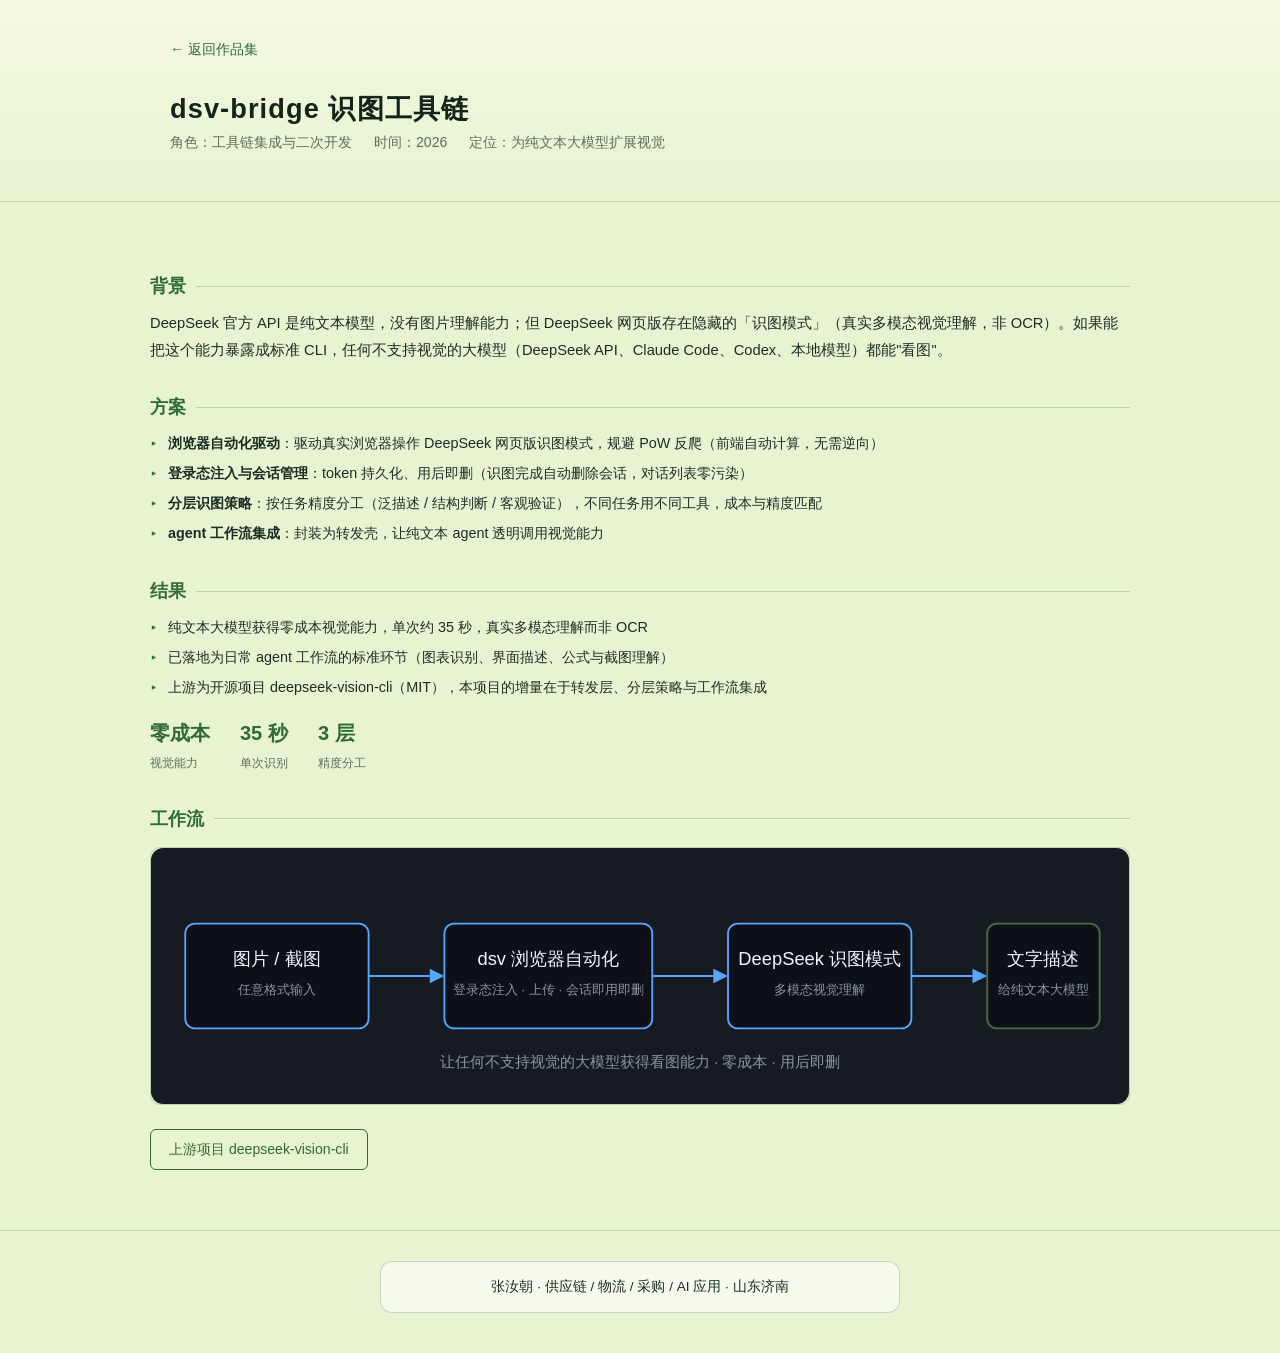
<file: projects/dsv-bridge.html>
﻿<!DOCTYPE html>
<html lang="zh-CN">
<head>
<meta charset="UTF-8">
<meta name="viewport" content="width=device-width, initial-scale=1.0">
<title>dsv-bridge 识图工具链 · 张汝朝作品集</title>
<link rel="stylesheet" href="../style.css">
<style>
.detail { padding: 40px 0 60px; }
.back { display: inline-block; margin-bottom: 26px; color: var(--accent); text-decoration: none; font-size: 0.9rem; }
.back:hover { text-decoration: underline; }
.detail h1 { font-size: 1.9rem; color: var(--text-strong); font-weight: 600; margin-bottom: 6px; }
.meta { display: flex; flex-wrap: wrap; gap: 8px 22px; color: var(--muted); font-size: 0.88rem; margin-bottom: 18px; }
.section-block { margin-top: 30px; }
.section-block h2 { font-size: 1.1rem; color: var(--accent); font-weight: 600; margin-bottom: 10px; display: flex; align-items: center; gap: 10px; }
.section-block h2::after { content: ""; flex: 1; height: 1px; background: var(--border); }
.section-block p { font-size: 0.92rem; color: var(--text); line-height: 1.8; }
.section-block ul { list-style: none; padding: 0; }
.section-block li { font-size: 0.9rem; color: var(--text); line-height: 1.8; padding-left: 18px; position: relative; margin-bottom: 4px; }
.section-block li::before { content: "▸"; position: absolute; left: 0; color: var(--accent); }
.gallery { display: grid; grid-template-columns: 1fr; gap: 16px; margin-top: 14px; }
.gallery img, .gallery svg { width: 100%; border: 1px solid var(--border); border-radius: 10px; display: block; }
.metrics-bar { display: flex; flex-wrap: wrap; gap: 10px 30px; margin-top: 16px; }
.metrics-bar .m b { display: block; font-size: 1.25rem; font-weight: 600; color: var(--accent); font-variant-numeric: tabular-nums; }
.metrics-bar .m span { font-size: 0.78rem; color: var(--muted); }
.links { margin-top: 24px; }
.links a { display: inline-block; margin-right: 14px; padding: 8px 18px; border: 1px solid var(--accent); border-radius: 6px; color: var(--accent); text-decoration: none; font-size: 0.88rem; }
.links a:hover { background: rgba(88,166,255,0.12); }
</style>
</head>
<body>

<header class="hero" style="padding:36px 0 30px">
  <div class="container">
    <a class="back" href="../">← 返回作品集</a>
    <h1 style="margin:0;font-size:1.7rem">dsv-bridge 识图工具链</h1>
    <div class="meta">
      <span>角色：工具链集成与二次开发</span>
      <span>时间：2026</span>
      <span>定位：为纯文本大模型扩展视觉</span>
    </div>
  </div>
</header>

<main class="container detail">

  <div class="section-block">
    <h2>背景</h2>
    <p>DeepSeek 官方 API 是纯文本模型，没有图片理解能力；但 DeepSeek 网页版存在隐藏的「识图模式」（真实多模态视觉理解，非 OCR）。如果能把这个能力暴露成标准 CLI，任何不支持视觉的大模型（DeepSeek API、Claude Code、Codex、本地模型）都能"看图"。</p>
  </div>

  <div class="section-block">
    <h2>方案</h2>
    <ul>
      <li><strong>浏览器自动化驱动</strong>：驱动真实浏览器操作 DeepSeek 网页版识图模式，规避 PoW 反爬（前端自动计算，无需逆向）</li>
      <li><strong>登录态注入与会话管理</strong>：token 持久化、用后即删（识图完成自动删除会话，对话列表零污染）</li>
      <li><strong>分层识图策略</strong>：按任务精度分工（泛描述 / 结构判断 / 客观验证），不同任务用不同工具，成本与精度匹配</li>
      <li><strong>agent 工作流集成</strong>：封装为转发壳，让纯文本 agent 透明调用视觉能力</li>
    </ul>
  </div>

  <div class="section-block">
    <h2>结果</h2>
    <ul>
      <li>纯文本大模型获得零成本视觉能力，单次约 35 秒，真实多模态理解而非 OCR</li>
      <li>已落地为日常 agent 工作流的标准环节（图表识别、界面描述、公式与截图理解）</li>
      <li>上游为开源项目 deepseek-vision-cli（MIT），本项目的增量在于转发层、分层策略与工作流集成</li>
    </ul>
    <div class="metrics-bar">
      <div class="m"><b>零成本</b><span>视觉能力</span></div>
      <div class="m"><b>35 秒</b><span>单次识别</span></div>
      <div class="m"><b>3 层</b><span>精度分工</span></div>
    </div>
  </div>

  <div class="section-block">
    <h2>工作流</h2>
    <div class="gallery">
      <img src="../assets/dsv-flow.svg" alt="dsv-bridge 识图工作流">
    </div>
  </div>

  <div class="links">
    <a href="https://github.com/menghuanshiguang/deepseek-vision-cli" target="_blank" rel="noopener">上游项目 deepseek-vision-cli</a>
  </div>

</main>

<footer class="footer">
  <div class="container">
    <p>张汝朝 · 供应链 / 物流 / 采购 / AI 应用 · 山东济南</p>
  </div>
</footer>


</body>
</html>
</file>
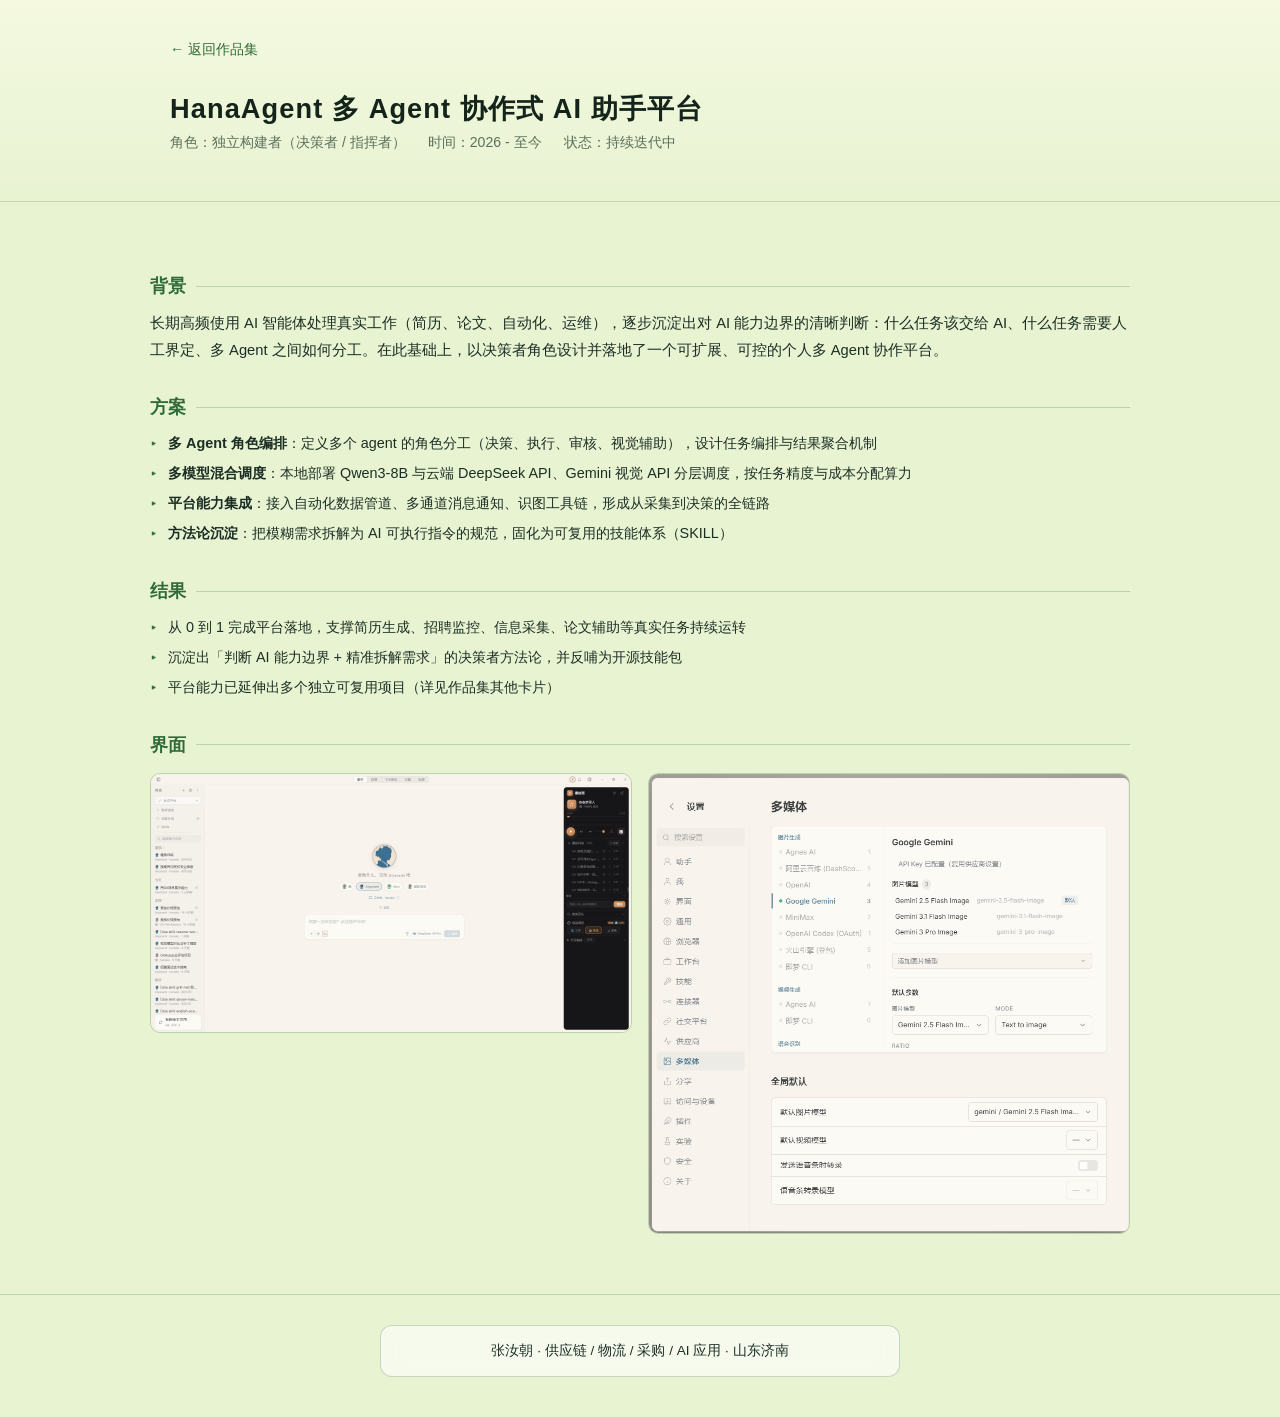
<file: projects/hanaagent.html>
﻿<!DOCTYPE html>
<html lang="zh-CN">
<head>
<meta charset="UTF-8">
<meta name="viewport" content="width=device-width, initial-scale=1.0">
<title>HanaAgent 多 Agent 协作平台 · 张汝朝作品集</title>
<link rel="stylesheet" href="../style.css">
<style>
.detail { padding: 40px 0 60px; }
.back { display: inline-block; margin-bottom: 26px; color: var(--accent); text-decoration: none; font-size: 0.9rem; }
.back:hover { text-decoration: underline; }
.detail h1 { font-size: 1.9rem; color: var(--text-strong); font-weight: 600; margin-bottom: 6px; }
.meta { display: flex; flex-wrap: wrap; gap: 8px 22px; color: var(--muted); font-size: 0.88rem; margin-bottom: 18px; }
.section-block { margin-top: 30px; }
.section-block h2 { font-size: 1.1rem; color: var(--accent); font-weight: 600; margin-bottom: 10px; display: flex; align-items: center; gap: 10px; }
.section-block h2::after { content: ""; flex: 1; height: 1px; background: var(--border); }
.section-block p { font-size: 0.92rem; color: var(--text); line-height: 1.8; }
.section-block ul { list-style: none; padding: 0; }
.section-block li { font-size: 0.9rem; color: var(--text); line-height: 1.8; padding-left: 18px; position: relative; margin-bottom: 4px; }
.section-block li::before { content: "▸"; position: absolute; left: 0; color: var(--accent); }
.gallery { display: grid; grid-template-columns: 1fr 1fr; gap: 16px; margin-top: 14px; }
.gallery img { width: 100%; border: 1px solid var(--border); border-radius: 10px; display: block; }
.metrics-bar { display: flex; flex-wrap: wrap; gap: 10px 30px; margin-top: 16px; }
.metrics-bar .m b { display: block; font-size: 1.25rem; font-weight: 600; color: var(--accent); font-variant-numeric: tabular-nums; }
.metrics-bar .m span { font-size: 0.78rem; color: var(--muted); }
@media (max-width: 640px) { .gallery { grid-template-columns: 1fr; } }
</style>
</head>
<body>

<header class="hero" style="padding:36px 0 30px">
  <div class="container">
    <a class="back" href="../">← 返回作品集</a>
    <h1 style="margin:0;font-size:1.7rem">HanaAgent 多 Agent 协作式 AI 助手平台</h1>
    <div class="meta">
      <span>角色：独立构建者（决策者 / 指挥者）</span>
      <span>时间：2026 - 至今</span>
      <span>状态：持续迭代中</span>
    </div>
  </div>
</header>

<main class="container detail">

  <div class="section-block">
    <h2>背景</h2>
    <p>长期高频使用 AI 智能体处理真实工作（简历、论文、自动化、运维），逐步沉淀出对 AI 能力边界的清晰判断：什么任务该交给 AI、什么任务需要人工界定、多 Agent 之间如何分工。在此基础上，以决策者角色设计并落地了一个可扩展、可控的个人多 Agent 协作平台。</p>
  </div>

  <div class="section-block">
    <h2>方案</h2>
    <ul>
      <li><strong>多 Agent 角色编排</strong>：定义多个 agent 的角色分工（决策、执行、审核、视觉辅助），设计任务编排与结果聚合机制</li>
      <li><strong>多模型混合调度</strong>：本地部署 Qwen3-8B 与云端 DeepSeek API、Gemini 视觉 API 分层调度，按任务精度与成本分配算力</li>
      <li><strong>平台能力集成</strong>：接入自动化数据管道、多通道消息通知、识图工具链，形成从采集到决策的全链路</li>
      <li><strong>方法论沉淀</strong>：把模糊需求拆解为 AI 可执行指令的规范，固化为可复用的技能体系（SKILL）</li>
    </ul>
  </div>

  <div class="section-block">
    <h2>结果</h2>
    <ul>
      <li>从 0 到 1 完成平台落地，支撑简历生成、招聘监控、信息采集、论文辅助等真实任务持续运转</li>
      <li>沉淀出「判断 AI 能力边界 + 精准拆解需求」的决策者方法论，并反哺为开源技能包</li>
      <li>平台能力已延伸出多个独立可复用项目（详见作品集其他卡片）</li>
    </ul>
  </div>

  <div class="section-block">
    <h2>界面</h2>
    <div class="gallery">
      <img src="../assets/hana1.png" alt="HanaAgent 主界面">
      <img src="../assets/hana2.png" alt="HanaAgent 会话界面">
    </div>
  </div>

</main>

<footer class="footer">
  <div class="container">
    <p>张汝朝 · 供应链 / 物流 / 采购 / AI 应用 · 山东济南</p>
  </div>
</footer>


</body>
</html>
</file>
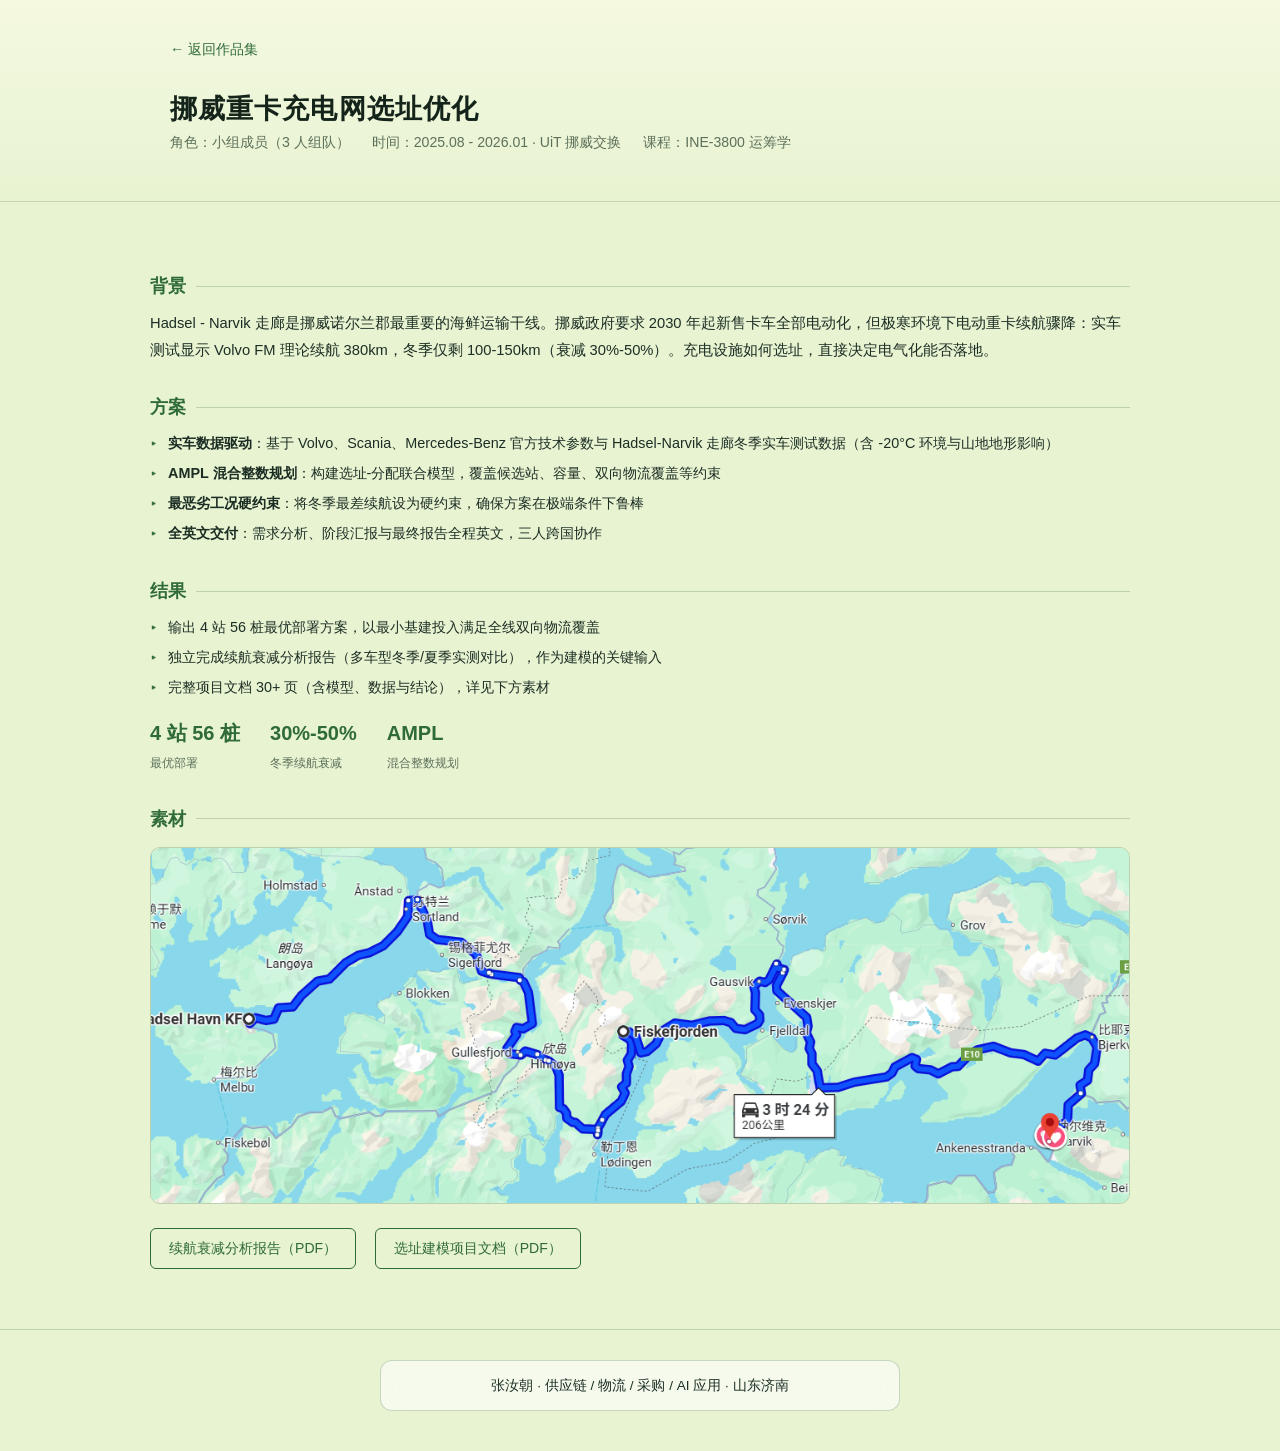
<file: projects/norway-charging.html>
﻿<!DOCTYPE html>
<html lang="zh-CN">
<head>
<meta charset="UTF-8">
<meta name="viewport" content="width=device-width, initial-scale=1.0">
<title>挪威重卡充电网选址优化 · 张汝朝作品集</title>
<link rel="stylesheet" href="../style.css">
<style>
.detail { padding: 40px 0 60px; }
.back { display: inline-block; margin-bottom: 26px; color: var(--accent); text-decoration: none; font-size: 0.9rem; }
.back:hover { text-decoration: underline; }
.detail h1 { font-size: 1.9rem; color: var(--text-strong); font-weight: 600; margin-bottom: 6px; }
.meta { display: flex; flex-wrap: wrap; gap: 8px 22px; color: var(--muted); font-size: 0.88rem; margin-bottom: 18px; }
.section-block { margin-top: 30px; }
.section-block h2 { font-size: 1.1rem; color: var(--accent); font-weight: 600; margin-bottom: 10px; display: flex; align-items: center; gap: 10px; }
.section-block h2::after { content: ""; flex: 1; height: 1px; background: var(--border); }
.section-block p { font-size: 0.92rem; color: var(--text); line-height: 1.8; }
.section-block ul { list-style: none; padding: 0; }
.section-block li { font-size: 0.9rem; color: var(--text); line-height: 1.8; padding-left: 18px; position: relative; margin-bottom: 4px; }
.section-block li::before { content: "▸"; position: absolute; left: 0; color: var(--accent); }
.gallery { display: grid; grid-template-columns: 1fr 1fr; gap: 16px; margin-top: 14px; }
.gallery img { width: 100%; border: 1px solid var(--border); border-radius: 10px; display: block; }
.metrics-bar { display: flex; flex-wrap: wrap; gap: 10px 30px; margin-top: 16px; }
.metrics-bar .m b { display: block; font-size: 1.25rem; font-weight: 600; color: var(--accent); font-variant-numeric: tabular-nums; }
.metrics-bar .m span { font-size: 0.78rem; color: var(--muted); }
.links { margin-top: 24px; }
.links a { display: inline-block; margin-right: 14px; padding: 8px 18px; border: 1px solid var(--accent); border-radius: 6px; color: var(--accent); text-decoration: none; font-size: 0.88rem; }
.links a:hover { background: rgba(88,166,255,0.12); }
@media (max-width: 640px) { .gallery { grid-template-columns: 1fr; } }
</style>
</head>
<body>

<header class="hero" style="padding:36px 0 30px">
  <div class="container">
    <a class="back" href="../">← 返回作品集</a>
    <h1 style="margin:0;font-size:1.7rem">挪威重卡充电网选址优化</h1>
    <div class="meta">
      <span>角色：小组成员（3 人组队）</span>
      <span>时间：2025.08 - 2026.01 · UiT 挪威交换</span>
      <span>课程：INE-3800 运筹学</span>
    </div>
  </div>
</header>

<main class="container detail">

  <div class="section-block">
    <h2>背景</h2>
    <p>Hadsel - Narvik 走廊是挪威诺尔兰郡最重要的海鲜运输干线。挪威政府要求 2030 年起新售卡车全部电动化，但极寒环境下电动重卡续航骤降：实车测试显示 Volvo FM 理论续航 380km，冬季仅剩 100-150km（衰减 30%-50%）。充电设施如何选址，直接决定电气化能否落地。</p>
  </div>

  <div class="section-block">
    <h2>方案</h2>
    <ul>
      <li><strong>实车数据驱动</strong>：基于 Volvo、Scania、Mercedes-Benz 官方技术参数与 Hadsel-Narvik 走廊冬季实车测试数据（含 -20°C 环境与山地地形影响）</li>
      <li><strong>AMPL 混合整数规划</strong>：构建选址-分配联合模型，覆盖候选站、容量、双向物流覆盖等约束</li>
      <li><strong>最恶劣工况硬约束</strong>：将冬季最差续航设为硬约束，确保方案在极端条件下鲁棒</li>
      <li><strong>全英文交付</strong>：需求分析、阶段汇报与最终报告全程英文，三人跨国协作</li>
    </ul>
  </div>

  <div class="section-block">
    <h2>结果</h2>
    <ul>
      <li>输出 4 站 56 桩最优部署方案，以最小基建投入满足全线双向物流覆盖</li>
      <li>独立完成续航衰减分析报告（多车型冬季/夏季实测对比），作为建模的关键输入</li>
      <li>完整项目文档 30+ 页（含模型、数据与结论），详见下方素材</li>
    </ul>
    <div class="metrics-bar">
      <div class="m"><b>4 站 56 桩</b><span>最优部署</span></div>
      <div class="m"><b>30%-50%</b><span>冬季续航衰减</span></div>
      <div class="m"><b>AMPL</b><span>混合整数规划</span></div>
    </div>
  </div>

  <div class="section-block">
    <h2>素材</h2>
    <div class="gallery" style="grid-template-columns:1fr">
      <img src="../assets/选址优化地图.png" alt="Hadsel-Narvik 走廊选址地图">
    </div>
    <div class="links">
      <a href="../assets/norway/Analysis-Report.pdf" target="_blank" rel="noopener">续航衰减分析报告（PDF）</a>
      <a href="../assets/norway/OR-1-Project.pdf" target="_blank" rel="noopener">选址建模项目文档（PDF）</a>
    </div>
  </div>

</main>

<footer class="footer">
  <div class="container">
    <p>张汝朝 · 供应链 / 物流 / 采购 / AI 应用 · 山东济南</p>
  </div>
</footer>


</body>
</html>
</file>
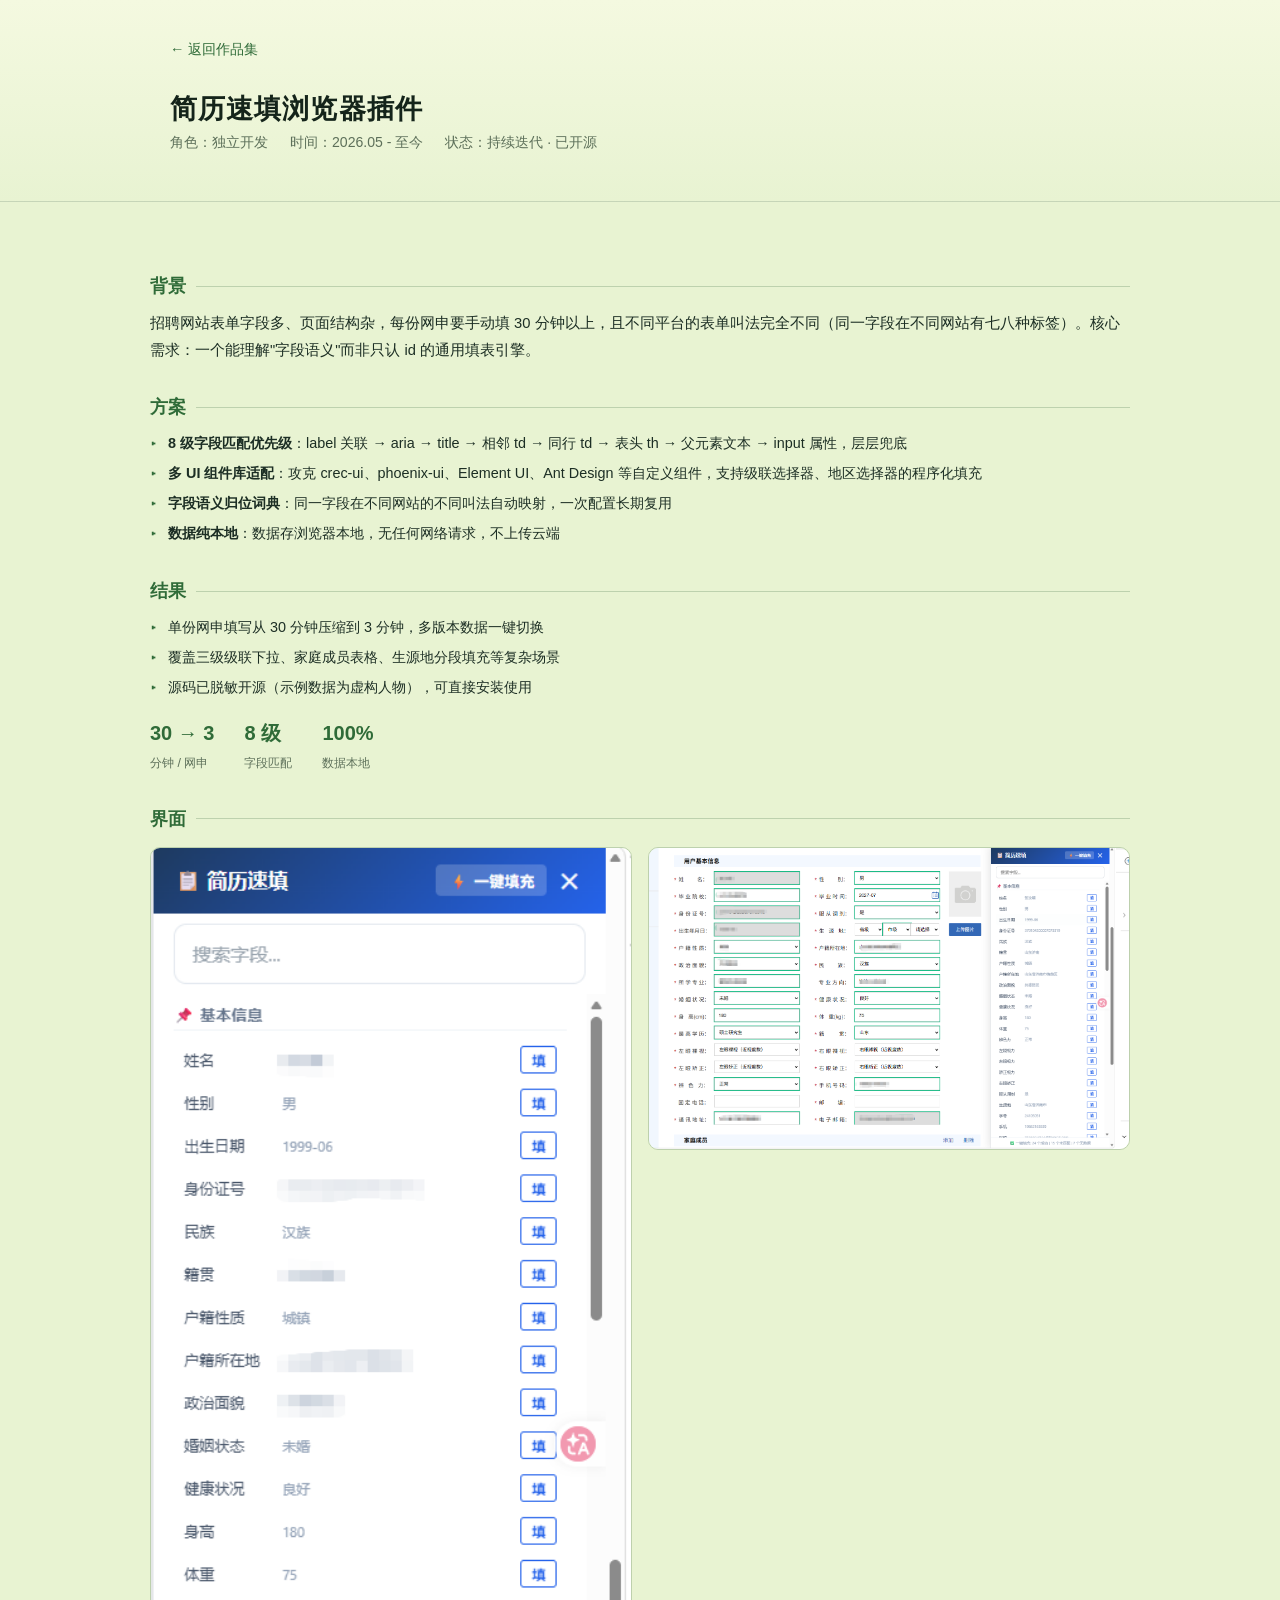
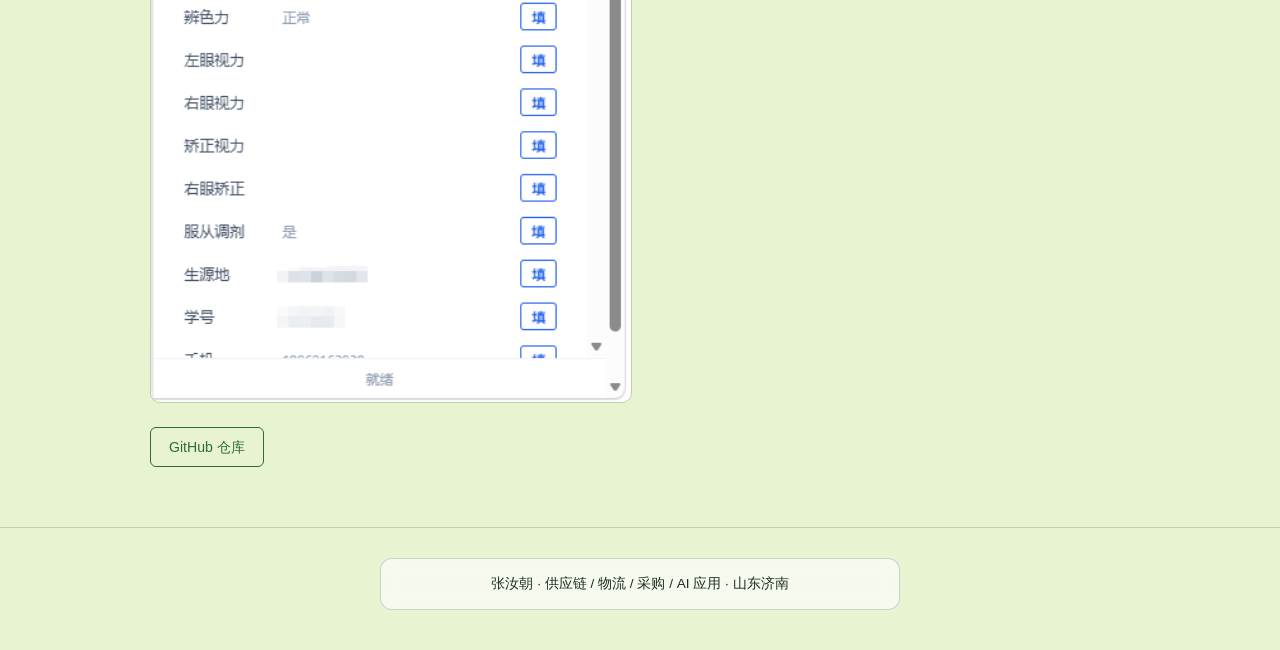
<file: projects/resume-quick-fill.html>
﻿<!DOCTYPE html>
<html lang="zh-CN">
<head>
<meta charset="UTF-8">
<meta name="viewport" content="width=device-width, initial-scale=1.0">
<title>简历速填浏览器插件 · 张汝朝作品集</title>
<link rel="stylesheet" href="../style.css">
<style>
.detail { padding: 40px 0 60px; }
.back { display: inline-block; margin-bottom: 26px; color: var(--accent); text-decoration: none; font-size: 0.9rem; }
.back:hover { text-decoration: underline; }
.detail h1 { font-size: 1.9rem; color: var(--text-strong); font-weight: 600; margin-bottom: 6px; }
.meta { display: flex; flex-wrap: wrap; gap: 8px 22px; color: var(--muted); font-size: 0.88rem; margin-bottom: 18px; }
.section-block { margin-top: 30px; }
.section-block h2 { font-size: 1.1rem; color: var(--accent); font-weight: 600; margin-bottom: 10px; display: flex; align-items: center; gap: 10px; }
.section-block h2::after { content: ""; flex: 1; height: 1px; background: var(--border); }
.section-block p { font-size: 0.92rem; color: var(--text); line-height: 1.8; }
.section-block ul { list-style: none; padding: 0; }
.section-block li { font-size: 0.9rem; color: var(--text); line-height: 1.8; padding-left: 18px; position: relative; margin-bottom: 4px; }
.section-block li::before { content: "▸"; position: absolute; left: 0; color: var(--accent); }
.gallery { display: grid; grid-template-columns: 1fr 1fr; gap: 16px; margin-top: 14px; }
.gallery img { width: 100%; border: 1px solid var(--border); border-radius: 10px; display: block; }
.metrics-bar { display: flex; flex-wrap: wrap; gap: 10px 30px; margin-top: 16px; }
.metrics-bar .m b { display: block; font-size: 1.25rem; font-weight: 600; color: var(--accent); font-variant-numeric: tabular-nums; }
.metrics-bar .m span { font-size: 0.78rem; color: var(--muted); }
.links { margin-top: 24px; }
.links a { display: inline-block; margin-right: 14px; padding: 8px 18px; border: 1px solid var(--accent); border-radius: 6px; color: var(--accent); text-decoration: none; font-size: 0.88rem; }
.links a:hover { background: rgba(88,166,255,0.12); }
@media (max-width: 640px) { .gallery { grid-template-columns: 1fr; } }
</style>
</head>
<body>

<header class="hero" style="padding:36px 0 30px">
  <div class="container">
    <a class="back" href="../">← 返回作品集</a>
    <h1 style="margin:0;font-size:1.7rem">简历速填浏览器插件</h1>
    <div class="meta">
      <span>角色：独立开发</span>
      <span>时间：2026.05 - 至今</span>
      <span>状态：持续迭代 · 已开源</span>
    </div>
  </div>
</header>

<main class="container detail">

  <div class="section-block">
    <h2>背景</h2>
    <p>招聘网站表单字段多、页面结构杂，每份网申要手动填 30 分钟以上，且不同平台的表单叫法完全不同（同一字段在不同网站有七八种标签）。核心需求：一个能理解"字段语义"而非只认 id 的通用填表引擎。</p>
  </div>

  <div class="section-block">
    <h2>方案</h2>
    <ul>
      <li><strong>8 级字段匹配优先级</strong>：label 关联 → aria → title → 相邻 td → 同行 td → 表头 th → 父元素文本 → input 属性，层层兜底</li>
      <li><strong>多 UI 组件库适配</strong>：攻克 crec-ui、phoenix-ui、Element UI、Ant Design 等自定义组件，支持级联选择器、地区选择器的程序化填充</li>
      <li><strong>字段语义归位词典</strong>：同一字段在不同网站的不同叫法自动映射，一次配置长期复用</li>
      <li><strong>数据纯本地</strong>：数据存浏览器本地，无任何网络请求，不上传云端</li>
    </ul>
  </div>

  <div class="section-block">
    <h2>结果</h2>
    <ul>
      <li>单份网申填写从 30 分钟压缩到 3 分钟，多版本数据一键切换</li>
      <li>覆盖三级级联下拉、家庭成员表格、生源地分段填充等复杂场景</li>
      <li>源码已脱敏开源（示例数据为虚构人物），可直接安装使用</li>
    </ul>
    <div class="metrics-bar">
      <div class="m"><b>30 → 3</b><span>分钟 / 网申</span></div>
      <div class="m"><b>8 级</b><span>字段匹配</span></div>
      <div class="m"><b>100%</b><span>数据本地</span></div>
    </div>
  </div>

  <div class="section-block">
    <h2>界面</h2>
    <div class="gallery">
      <img src="../assets/简历插件1.png" alt="插件侧边栏">
      <img src="../assets/简历插件2.png" alt="一键填充效果">
    </div>
  </div>

  <div class="links">
    <a href="https://github.com/angle147/resume-quick-fill" target="_blank" rel="noopener">GitHub 仓库</a>
  </div>

</main>

<footer class="footer">
  <div class="container">
    <p>张汝朝 · 供应链 / 物流 / 采购 / AI 应用 · 山东济南</p>
  </div>
</footer>


</body>
</html>
</file>
<file: style.css>
/* 作品集 · 暖色毛玻璃风（黄绿 → 墨绿下潜） */
:root {
  --bg: #e8f3d2;
  --card: rgba(255, 255, 255, 0.6);
  --border: rgba(90, 130, 90, 0.3);
  --border-hover: #4a8f4f;
  --text: #1c2e24;
  --text-strong: #14241a;
  --muted: #5d705a;
  --accent: #2f6b38;
}

* { margin: 0; padding: 0; box-sizing: border-box; }

body {
  background:
    radial-gradient(1100px 500px at 75% -5%, rgba(255, 255, 255, 0.4), transparent 55%),
    var(--bg);
  color: var(--text);
  font-family: -apple-system, "Segoe UI", "Microsoft YaHei", "PingFang SC", sans-serif;
  line-height: 1.6;
  transition: background 0.2s linear;
}

.container { max-width: 980px; margin: 0 auto; padding: 0 20px; }

/* hero */
.hero {
  padding: 72px 0 56px;
  border-bottom: 1px solid var(--border);
  background: linear-gradient(180deg, #f4f9e0 0%, var(--bg) 100%);
  transition: opacity 0.1s linear;
}
.hero-inner { display: flex; align-items: center; gap: 48px; }
.hero-left { flex: 1; min-width: 0; }
.hero-right { flex-shrink: 0; }
.avatar-link { position: relative; display: block; }
.avatar-link::after {
  content: "我的生活 →";
  position: absolute;
  bottom: -26px;
  left: 50%;
  transform: translateX(-50%);
  font-size: 0.72rem;
  color: var(--accent);
  opacity: 0;
  transition: opacity 0.2s;
  white-space: nowrap;
}
.avatar-link:hover::after { opacity: 1; }
.avatar {
  width: 150px;
  height: 150px;
  border-radius: 50%;
  object-fit: cover;
  border: 2px solid var(--accent);
  display: block;
}
.hero-metrics { display: flex; gap: 14px 36px; margin: 22px 0; flex-wrap: wrap; }
.hero-metrics .m { min-width: 60px; }
.hero-metrics b {
  display: block;
  font-size: 1.5rem;
  font-weight: 600;
  color: var(--accent);
  font-variant-numeric: tabular-nums;
  line-height: 1.2;
}
.hero-metrics span { font-size: 0.75rem; color: var(--muted); }
.hero h1 {
  font-size: 2.4rem;
  font-weight: 600;
  color: var(--text-strong);
  letter-spacing: 0.04em;
}
.tagline {
  margin: 10px 0 22px;
  font-size: 1.05rem;
  color: var(--muted);
}
.contact { display: flex; flex-wrap: wrap; gap: 8px 20px; margin-bottom: 24px; }
.contact a { color: var(--accent); text-decoration: none; font-size: 0.92rem; }
.contact a:hover { text-decoration: underline; }

/* sections */
.section { padding: 48px 0; }
.section h2 {
  display: inline-block;
  font-size: 1.35rem;
  font-weight: 600;
  color: var(--text-strong);
  margin-bottom: 26px;
  padding: 6px 18px;
  background: var(--card);
  backdrop-filter: blur(10px);
  -webkit-backdrop-filter: blur(10px);
  border: 1px solid var(--border);
  border-radius: 999px;
}

/* about */
.about {
  padding: 20px 24px;
  background: var(--card);
  backdrop-filter: blur(10px);
  -webkit-backdrop-filter: blur(10px);
  border: 1px solid var(--border);
  border-radius: 14px;
}
.about p {
  font-size: 0.95rem;
  color: var(--text);
  line-height: 1.9;
  margin: 0 0 14px;
  text-align: justify;
}
.about p:last-child { margin-bottom: 0; }
.about .about-sign { color: var(--accent); font-style: italic; }

/* glass (毛玻璃基础) */
.glass {
  background: var(--card);
  backdrop-filter: blur(10px);
  -webkit-backdrop-filter: blur(10px);
  border: 1px solid var(--border);
  border-radius: 10px;
}

/* project grid */
.grid {
  display: grid;
  grid-template-columns: repeat(auto-fit, minmax(300px, 1fr));
  gap: 20px;
}
.card {
  display: block;
  background: var(--card);
  backdrop-filter: blur(10px);
  -webkit-backdrop-filter: blur(10px);
  border: 1px solid var(--border);
  border-radius: 10px;
  overflow: hidden;
  text-decoration: none;
  transition: border-color 0.15s, transform 0.15s;
}
.card:hover { border-color: var(--border-hover); transform: translateY(-2px); }
.shot {
  width: 100%;
  height: 150px;
  object-fit: cover;
  display: block;
  background: #e2ecd2;
}
.shot.placeholder {
  display: flex;
  align-items: center;
  justify-content: center;
  font-size: 2rem;
  font-weight: 600;
  color: #7d937a;
  letter-spacing: 0.1em;
}
.card-body { padding: 16px 18px 18px; }
.card h3 { font-size: 1.02rem; font-weight: 600; color: var(--text-strong); margin-bottom: 6px; }
.card-tagline { font-size: 0.88rem; color: var(--muted); margin-bottom: 12px; min-height: 2.6em; }
/* 卡片文字阴影：中段深浅过渡时兜底对比度 */
.card h3, .card-tagline, .metric, .skill-group h3, .skill-group p, .oss-name, .oss-desc, .about p {
  text-shadow: 0 1px 2px rgba(20, 35, 25, 0.18);
}
.tags { display: flex; flex-wrap: wrap; gap: 6px; margin-bottom: 12px; }
.tag {
  padding: 2px 9px;
  font-size: 0.75rem;
  color: var(--accent);
  background: rgba(62, 125, 70, 0.1);
  border: 1px solid rgba(62, 125, 70, 0.25);
  border-radius: 999px;
}
.metrics { display: flex; flex-wrap: wrap; gap: 6px 14px; }
.metric { font-size: 0.8rem; color: var(--text); }
.metric::before { content: "▸ "; color: var(--accent); }

/* skills */
.skills { display: grid; grid-template-columns: repeat(auto-fit, minmax(240px, 1fr)); gap: 16px; }
.skill-group {
  background: var(--card);
  backdrop-filter: blur(10px);
  -webkit-backdrop-filter: blur(10px);
  border: 1px solid var(--border);
  border-radius: 10px;
  padding: 16px 18px;
}
.skill-group h3 { font-size: 0.95rem; font-weight: 600; color: var(--accent); margin-bottom: 8px; }
.skill-group p { font-size: 0.88rem; color: var(--text); }

/* attachments */
.oss { display: flex; flex-direction: column; gap: 12px; }
.oss-item {
  display: flex;
  align-items: baseline;
  gap: 14px;
  background: var(--card);
  backdrop-filter: blur(10px);
  -webkit-backdrop-filter: blur(10px);
  border: 1px solid var(--border);
  border-radius: 10px;
  padding: 14px 18px;
  text-decoration: none;
  transition: border-color 0.15s;
}
.oss-item:hover { border-color: var(--border-hover); }
.oss-name { font-family: ui-monospace, "JetBrains Mono", Consolas, monospace; font-size: 0.95rem; color: var(--text-strong); flex-shrink: 0; }
.oss-desc { font-size: 0.85rem; color: var(--muted); }

/* footer */
.footer {
  border-top: 1px solid var(--border);
  padding: 30px 0 40px;
  text-align: center;
}
.footer .container {
  max-width: 520px;
  padding: 14px 22px;
  background: var(--card);
  backdrop-filter: blur(10px);
  -webkit-backdrop-filter: blur(10px);
  border: 1px solid var(--border);
  border-radius: 12px;
}
.footer p { font-size: 0.85rem; color: var(--text); }
.footer .muted { color: var(--muted); font-size: 0.78rem; margin-top: 4px; }

/* responsive */
@media (max-width: 640px) {
  .hero { padding: 48px 0 40px; }
  .hero h1 { font-size: 1.9rem; }
  .hero-inner { flex-direction: column; gap: 22px; text-align: center; }
  .hero-metrics { justify-content: center; }
  .avatar { width: 110px; height: 110px; }
  .grid { grid-template-columns: 1fr; }
}
</file>
